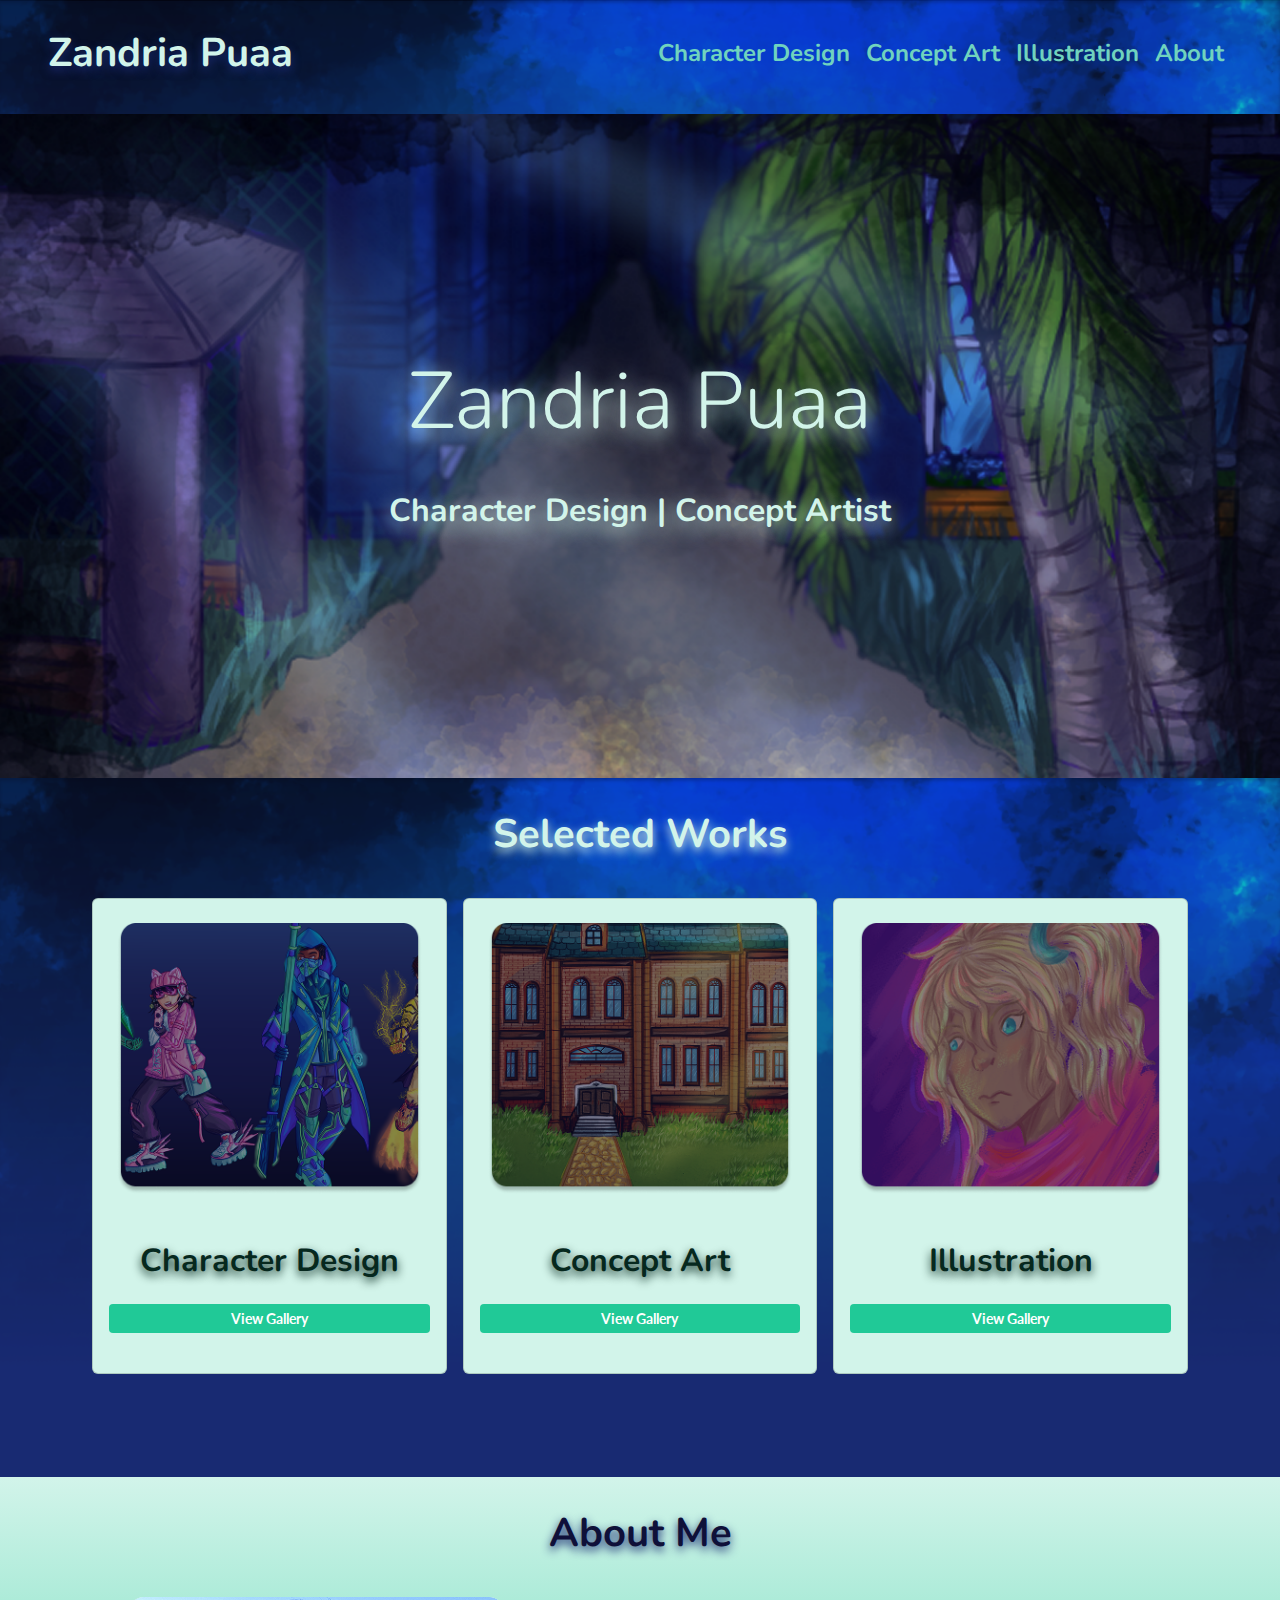
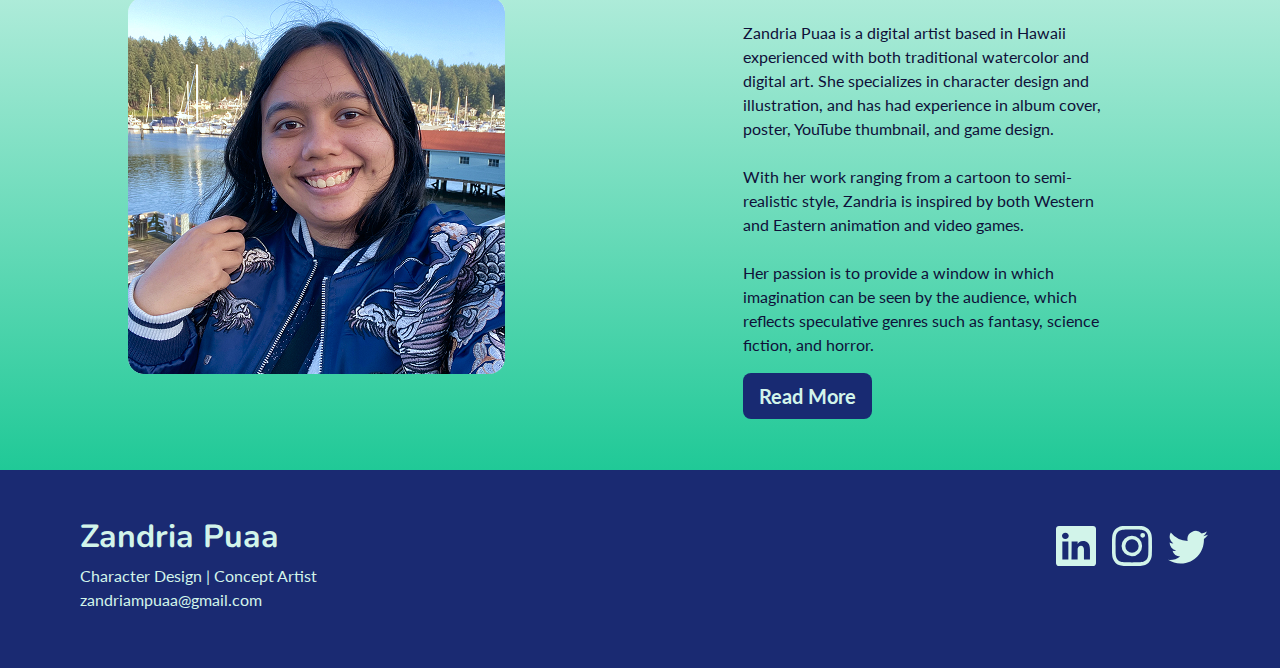
<file: index.html>
<!DOCTYPE html>
<html lang="en">

<head>
    <!-- REQUIRED: Meta Tags -->
    <meta charset="UTF-8">
    <meta name="viewport" content="width=device-width, initial-scale=1.0">

    <!-- REQUIRED: Page Title -->
    <title>Zandria's Portfolio</title>

    <!-- REQUIRED: Bootstrap CSS -->
    <link href="https://cdn.jsdelivr.net/npm/bootstrap@5.3.3/dist/css/bootstrap.min.css" rel="stylesheet"
        integrity="sha384-QWTKZyjpPEjISv5WaRU9OFeRpok6YctnYmDr5pNlyT2bRjXh0JMhjY6hW+ALEwIH" crossorigin="anonymous">


    <!-- REQUIRED: Your Custom CSS-->
    <link rel="stylesheet" href="css/style.css">

    <!-- REQUIRED: Google Font API -->
    <link rel="preconnect" href="https://fonts.googleapis.com">
    <link rel="preconnect" href="https://fonts.gstatic.com" crossorigin>
    <link
        href="https://fonts.googleapis.com/css2?family=Lato:ital,wght@0,100;0,300;0,400;0,700;0,900;1,100;1,300;1,400;1,700;1,900&family=Nunito:ital,wght@0,200..1000;1,200..1000&display=swap"
        rel="stylesheet">
</head>

<body>
    <!-- Content will go here -->

    <!-- Start of Header Section -->
    <!-- Header Section -->
    <header class="py-3 ps-5 pe-5">
        <div class="container-fluid">
            <div class="row">
                <nav class="navbar navbar-expand-lg">
                    <!-- Logo -->
                    <a class="navbar-brand" href="#">
                        <div class="col">
                            <h1 style="color:#D2F4EA">Zandria Puaa</h1>
                        </div>
                    </a>
                    <button class="navbar-toggler" type="button" data-bs-toggle="collapse" data-bs-target="#navbarNav"
                        aria-controls="navbarNav" aria-expanded="false" aria-label="Toggle navigation"
                        style="color:#70D3BE">
                        <span class="navbar-toggler-icon"></span>
                    </button>
                    <div class="collapse navbar-collapse" id="navbarNav">
                        <ul class="navbar-nav ms-auto">
                            <!-- Menu Links -->
                            <li class="nav-item"><a class="nav-link" href="http://127.0.0.1:3000/project-detail.html">
                                    <div class="col">
                                        <h4 style="color:#70D3BE">Character Design</h4>
                                    </div>
                                </a></li>
                            <li class="nav-item"><a class="nav-link" href="#">
                                    <div class="col">
                                        <h4 style="color:#70D3BE">Concept Art</h4>
                                    </div>
                                </a></li>
                            <li class="nav-item"><a class="nav-link" href="#">
                                    <div class="col">
                                        <h4 style="color:#70D3BE">Illustration</h4>
                                    </div>
                                </a></li>
                            <li class="nav-item"><a class="nav-link" href="#">
                                    <h4 style="color:#70D3BE">About</h4>
                                </a></li>
                        </ul>
                    </div>
                </nav>
            </div>
        </div>
    </header>
    <!-- End of Header Section -->

    <!-- Start of Hero Section -->
    <!-- The overlay text is there, but now the image gets too small on certain sized screens
     and no I can't turn it into a CSS background image because then the overlay text disappears!
     Edit: Fixed it, just yeeted everything into CSS settings with the padding of the Michelin Man-->
    <section class="hero">
        <div class="hero">
            <section>
                <div class="container-fluid">
                    <div class="row">
                        <div class="col">
                            <!--img src="images/zandria-puaa-splash-art.png"
                                alt="Splash art of a nighttime background of a tropical school setting."-->
                            <div class="text">
                                <h1 class="display-1">Zandria Puaa</h1><br>
                                <h2>Character Design | Concept Artist</h2>
                            </div>
                        </div>
                    </div>
                </div>
        </div>
    </section>
    <!-- End of Hero Section -->

    <!-- Start of Projects Section -->

    <section class="projects" id="projects">
        <div class="container">
            <h1>Selected Works</h1>
            <!-- alt="A transparent gradient of a paint splatter background."-->

            <div class="row row-cols-1 row-cols-sm-2 row-cols-md-3 g-3">
                <!-- Start of Character Design Card -->
                <div class="col-xs-12 col-s-6 col-md-4">
                    <div class="card mb-3 card h-100" style="background-color: #D2F4EA;">
                        <img src="images/zandria-puaa-card-characterdesign.png"
                            class="card-img-top p-lg-4 p-md-3 p-sm-2" alt="Thumbnail of Character Design.">
                        <div class="card-body">
                            <h2 class="card-title">
                                <h2 class="pb-2">Character Design</h2>
                                <div class="d-grid gap-2 py-lg-2 py-md-1"> <a href="http://127.0.0.1:3000/project-detail.html"
                                        class="btn btn-secondary btn-sm">View Gallery</a>
                                </div>
                        </div>
                    </div>
                </div>
                <!-- End of Card -->

                <!-- Start of Concept Art Card -->
                <div class="col-xs-12 col-s-6 col-md-4">
                    <div class="card mb-3 card h-100" style="background-color: #D2F4EA;">
                        <img src="images/zandria-puaa-card-conceptart.png" class="card-img-top p-lg-4 p-md-3 p-sm-2"
                            alt="Thumbnail of Concept Art.">
                        <div class="card-body">
                            <h2 class="card-title">
                                <h2 class="pb-2">Concept Art</h2>
                                <div class="d-grid gap-2 py-lg-2 py-md-1"> <a href="#"
                                        class="btn btn-secondary btn-sm">View Gallery</a>
                                </div>
                        </div>
                    </div>
                </div>
                <!-- End of Card -->

                <!-- Start of Illustration Card -->
                <div class="col-xs-12 col-s-6 col-md-4">
                    <div class="card mb-3 card h-100" style="background-color: #D2F4EA;">
                        <img src="images/zandria-puaa-card-illustration.png" class="card-img-top p-lg-4 p-md-3 p-sm-2"
                            alt="Thumbnail of Illustration.">
                        <div class="card-body">
                            <h2 class="card-title">
                                <h2 class="pb-2">Illustration</h2>
                                <div class="d-grid gap-2 py-lg-2 py-md-1"> <a href="#"
                                        class="btn btn-secondary btn-sm">View Gallery</a>
                                </div>
                        </div>
                    </div>
                </div>
            </div>
        </div>
        </div>
    </section>
    <!-- End of Projects Section -->

    <!-- Start of About Section -->
    <section class="about" id="about">
        <h1 style="color:#0F1039">About Me</h1>

        <div class="container">
            <div class="row row-cols-1 row-cols-md-2">
                <div class="container">
                    <div class="col-xs-13 col-s-10 col-md-8 col-lg-10">
                        <div class="headshotphoto">
                        <img height="377" width="377" src="images/zandria-puaa-headshot.png" alt="Portrait photo of Zandria Puaa." class="rounded-4">
                    </div>
                    </div>
                </div>
                <div class="container">
                    <div class="col-xs-13 col-s-10 col-md-8 col-lg-10>
                        <div class="text">
                            <p> <br>Zandria Puaa is a digital artist based in Hawaii experienced with both traditional
                                watercolor and
                                digital
                                art. She specializes in character design and illustration, and has had experience in
                                album
                                cover,
                                poster,
                                YouTube thumbnail, and game design. <br><br>
                                With her work ranging from a cartoon to semi-realistic style, Zandria is inspired by
                                both
                                Western
                                and
                                Eastern animation and video games. <br><br>
                                Her passion is to provide a window in which imagination can be seen by the audience,
                                which
                                reflects
                                speculative genres such as fantasy, science fiction, and horror.
                            </p>
                            <a class="btn btn-primary btn-lg" href="#">Read More</a>
                        </div>
                    </div>
                </div>
            </div>
        </div>
    </section>
    <!-- End of About Section -->

    <br><br>

    <footer>
        <div class: container>
            <div class="row">
                <div class="clear">
                    <div style=background-color:#1A2A72>
                        <!-- Twitter / X Icon -->
                        <svg xmlns="http://www.w3.org/2000/svg" fill="currentColor"
                            class="social-icon m-2 m-md-1 p-sm-3 p-md-2 p-lg-1" viewBox="0 0 16 16" style="float:right">
                            <path
                                d="M5.026 15c6.038 0 9.341-5.003 9.341-9.334q.002-.211-.006-.422A6.7 6.7 0 0 0 16 3.542a6.7 6.7 0 0 1-1.889.518 3.3 3.3 0 0 0 1.447-1.817 6.5 6.5 0 0 1-2.087.793A3.286 3.286 0 0 0 7.875 6.03a9.32 9.32 0 0 1-6.767-3.429 3.29 3.29 0 0 0 1.018 4.382A3.3 3.3 0 0 1 .64 6.575v.045a3.29 3.29 0 0 0 2.632 3.218 3.2 3.2 0 0 1-.865.115 3 3 0 0 1-.614-.057 3.28 3.28 0 0 0 3.067 2.277A6.6 6.6 0 0 1 .78 13.58a6 6 0 0 1-.78-.045A9.34 9.34 0 0 0 5.026 15" />
                        </svg>

                        <!-- Instagram Icon -->
                        <svg xmlns="http://www.w3.org/2000/svg" fill="currentColor"
                            class="social-icon m-2 m-md-1 p-sm-3 p-md-2 p-lg-1" viewBox="0 0 16 16" style="float:right">
                            <path
                                d="M8 0C5.829 0 5.556.01 4.703.048 3.85.088 3.269.222 2.76.42a3.9 3.9 0 0 0-1.417.923A3.9 3.9 0 0 0 .42 2.76C.222 3.268.087 3.85.048 4.7.01 5.555 0 5.827 0 8.001c0 2.172.01 2.444.048 3.297.04.852.174 1.433.372 1.942.205.526.478.972.923 1.417.444.445.89.719 1.416.923.51.198 1.09.333 1.942.372C5.555 15.99 5.827 16 8 16s2.444-.01 3.298-.048c.851-.04 1.434-.174 1.943-.372a3.9 3.9 0 0 0 1.416-.923c.445-.445.718-.891.923-1.417.197-.509.332-1.09.372-1.942C15.99 10.445 16 10.173 16 8s-.01-2.445-.048-3.299c-.04-.851-.175-1.433-.372-1.941a3.9 3.9 0 0 0-.923-1.417A3.9 3.9 0 0 0 13.24.42c-.51-.198-1.092-.333-1.943-.372C10.443.01 10.172 0 7.998 0zm-.717 1.442h.718c2.136 0 2.389.007 3.232.046.78.035 1.204.166 1.486.275.373.145.64.319.92.599s.453.546.598.92c.11.281.24.705.275 1.485.039.843.047 1.096.047 3.231s-.008 2.389-.047 3.232c-.035.78-.166 1.203-.275 1.485a2.5 2.5 0 0 1-.599.919c-.28.28-.546.453-.92.598-.28.11-.704.24-1.485.276-.843.038-1.096.047-3.232.047s-2.39-.009-3.233-.047c-.78-.036-1.203-.166-1.485-.276a2.5 2.5 0 0 1-.92-.598 2.5 2.5 0 0 1-.6-.92c-.109-.281-.24-.705-.275-1.485-.038-.843-.046-1.096-.046-3.233s.008-2.388.046-3.231c.036-.78.166-1.204.276-1.486.145-.373.319-.64.599-.92s.546-.453.92-.598c.282-.11.705-.24 1.485-.276.738-.034 1.024-.044 2.515-.045zm4.988 1.328a.96.96 0 1 0 0 1.92.96.96 0 0 0 0-1.92m-4.27 1.122a4.109 4.109 0 1 0 0 8.217 4.109 4.109 0 0 0 0-8.217m0 1.441a2.667 2.667 0 1 1 0 5.334 2.667 2.667 0 0 1 0-5.334" />
                        </svg>

                        <!-- LinkedIn Icon -->
                        <svg xmlns="http://www.w3.org/2000/svg" fill="currentColor"
                            class="social-icon m-2 m-md-1 p-sm-3 p-md-2 p-lg-1" viewBox="0 0 16 16" style="float:right">
                            <path
                                d="M0 1.146C0 .513.526 0 1.175 0h13.65C15.474 0 16 .513 16 1.146v13.708c0 .633-.526 1.146-1.175 1.146H1.175C.526 16 0 15.487 0 14.854zm4.943 12.248V6.169H2.542v7.225zm-1.2-8.212c.837 0 1.358-.554 1.358-1.248-.015-.709-.52-1.248-1.342-1.248S2.4 3.226 2.4 3.934c0 .694.521 1.248 1.327 1.248zm4.908 8.212V9.359c0-.216.016-.432.08-.586.173-.431.568-.878 1.232-.878.869 0 1.216.662 1.216 1.634v3.865h2.401V9.25c0-2.22-1.184-3.252-2.764-3.252-1.274 0-1.845.7-2.165 1.193v.025h-.016l.016-.025V6.169h-2.4c.03.678 0 7.225 0 7.225z" />
                        </svg>

                        <h2 style="color:#D2F4EA">Zandria Puaa</h2>
                        <p style="color:#D2F4EA">Character Design | Concept Artist <br>
                            zandriampuaa@gmail.com</p>
                    </div>
                </div>
                <div class="col">
                </div>
            </div>
        </div>
    </footer>

    <!-- REQUIRED: Javascript -->
    <script src="https://cdn.jsdelivr.net/npm/bootstrap@5.3.3/dist/js/bootstrap.bundle.min.js"
        integrity="sha384-YvpcrYf0tY3lHB60NNkmXc5s9fDVZLESaAA55NDzOxhy9GkcIdslK1eN7N6jIeHz"
        crossorigin="anonymous"></script>
</body>

</html>
</file>
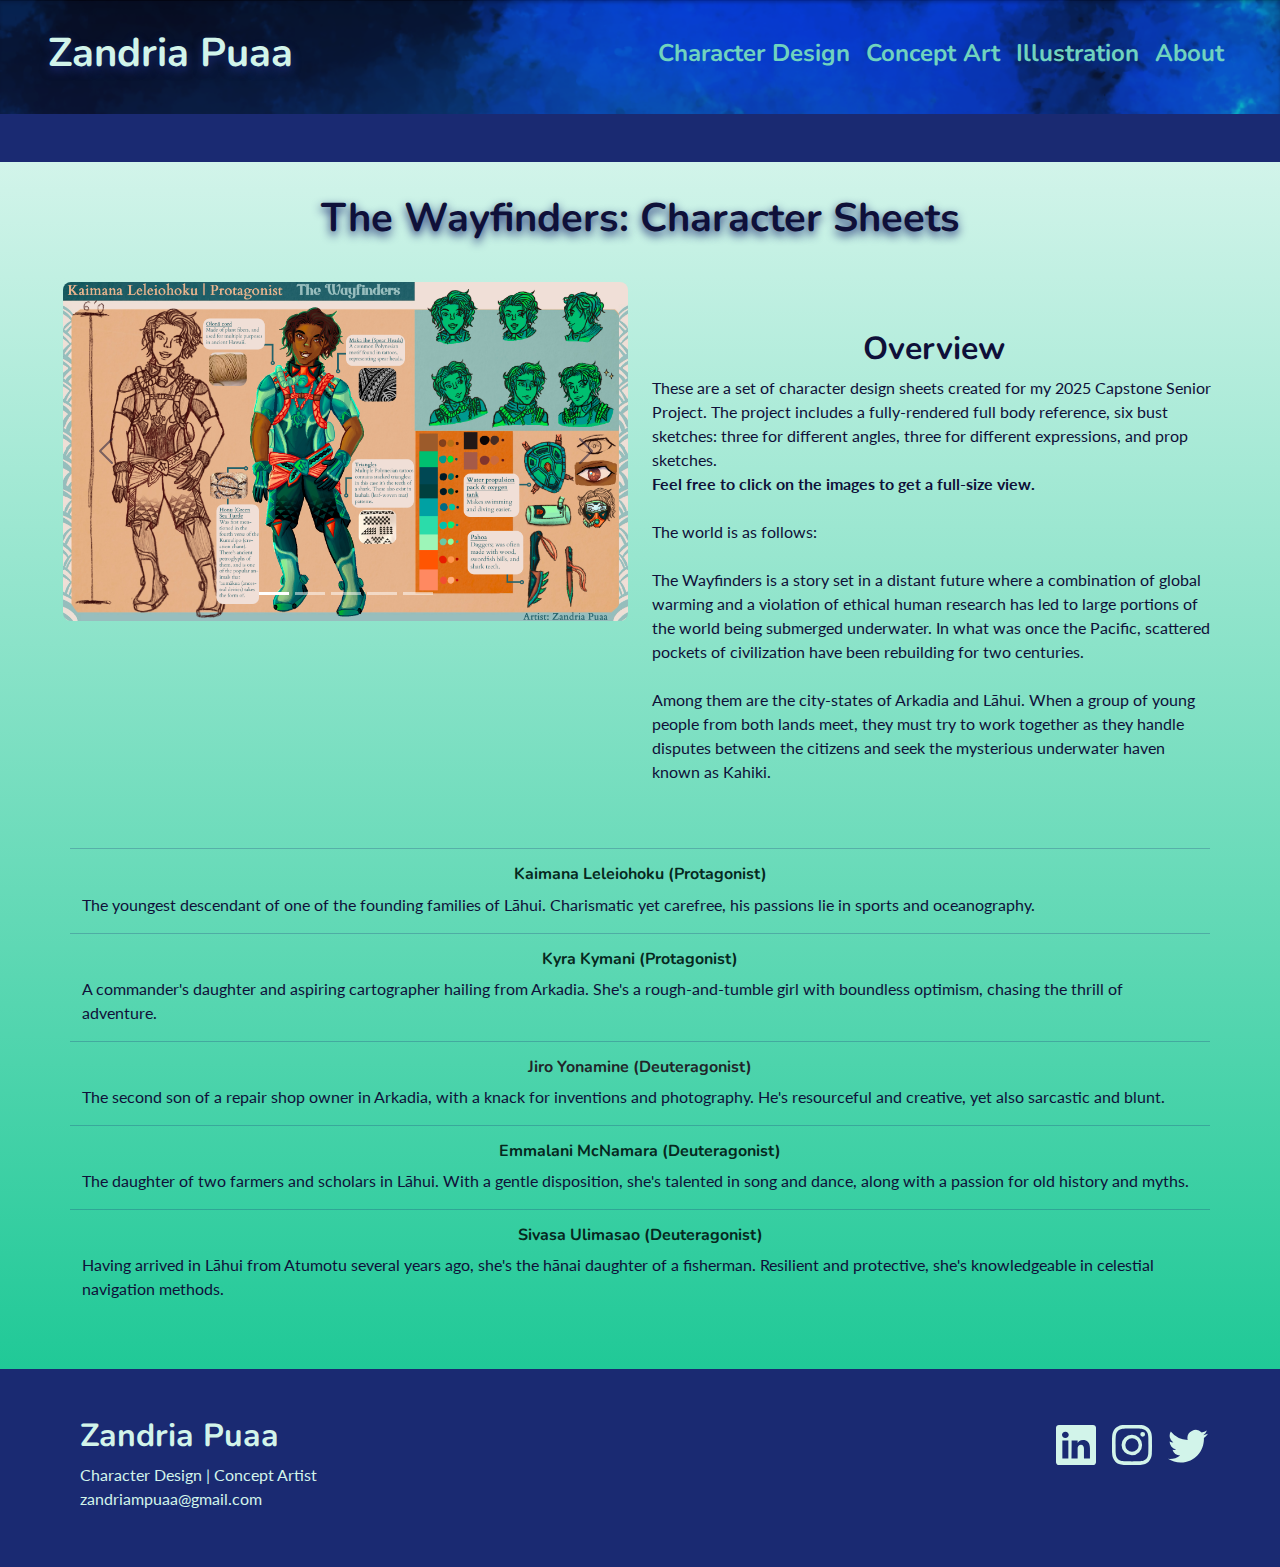
<file: project-detail.html>
<!DOCTYPE html>
<html lang="en">

<head>
    <!-- REQUIRED: Meta Tags -->
    <meta charset="UTF-8">
    <meta name="viewport" content="width=device-width, initial-scale=1.0">

    <!-- REQUIRED: Page Title -->
    <title>Zandria's Portfolio</title>

    <!-- REQUIRED: Bootstrap CSS -->
    <link href="https://cdn.jsdelivr.net/npm/bootstrap@5.3.3/dist/css/bootstrap.min.css" rel="stylesheet"
        integrity="sha384-QWTKZyjpPEjISv5WaRU9OFeRpok6YctnYmDr5pNlyT2bRjXh0JMhjY6hW+ALEwIH" crossorigin="anonymous">

    <!-- REQUIRED: Your Custom CSS-->
    <link rel="stylesheet" href="css/style.css">

    <!-- REQUIRED: Google Font API -->
    <link rel="preconnect" href="https://fonts.googleapis.com">
    <link rel="preconnect" href="https://fonts.gstatic.com" crossorigin>
    <link
        href="https://fonts.googleapis.com/css2?family=Lato:ital,wght@0,100;0,300;0,400;0,700;0,900;1,100;1,300;1,400;1,700;1,900&family=Nunito:ital,wght@0,200..1000;1,200..1000&display=swap"
        rel="stylesheet">
</head>

<body>
    <!-- Content will go here -->

    <!-- Start of Header Section -->
    <!-- Header Section -->
    <header class="py-3 ps-5 pe-5">
        <div class="container-fluid">
            <div class="row">
                <nav class="navbar navbar-expand-lg">
                    <!-- Logo -->
                    <a class="navbar-brand" href="#">
                        <div class="col">
                            <h1 style="color:#D2F4EA">Zandria Puaa</h1>
                        </div>
                    </a>
                    <button class="navbar-toggler" type="button" data-bs-toggle="collapse" data-bs-target="#navbarNav"
                        aria-controls="navbarNav" aria-expanded="false" aria-label="Toggle navigation" style="color:#70D3BE">
                        <span class="navbar-toggler-icon"></span>
                    </button>
                    <div class="collapse navbar-collapse" id="navbarNav">
                        <ul class="navbar-nav ms-auto">
                            <!-- Menu Links -->
                            <li class="nav-item"><a class="nav-link" href="#">
                                    <div class="col">
                                        <h4 style="color:#70D3BE">Character Design</h4>
                                    </div>
                                </a></li>
                            <li class="nav-item"><a class="nav-link" href="#">
                                    <div class="col">
                                        <h4 style="color:#70D3BE">Concept Art</h4>
                                    </div>
                                </a></li>
                            <li class="nav-item"><a class="nav-link" href="#">
                                    <div class="col">
                                        <h4 style="color:#70D3BE">Illustration</h4>
                                    </div>
                                </a></li>
                            <li class="nav-item"><a class="nav-link" href="#">
                                    <h4 style="color:#70D3BE">About</h4>
                                </a></li>
                        </ul>
                    </div>
                </nav>
            </div>
        </div>
    </header>
    <!-- End of Header Section -->

    <!-- Start of Project Detail Section -->
    <section class="detail" id="detail">
        <div class="container mt-5">
            <div class="row">
                <h1 style="color:#0F1039">The Wayfinders: Character Sheets</h1>
            </div>
        </div>


<div class="container-fluid">
    <div class="row row-cols-1 row-cols-lg-2">
        <div class="container-fluid">
            <div class="row">
                <div class="col-xs-12 col-s-10 col-lg-12">
                    <div id="myCarousel" class="carousel slide carousel-fade" data-bs-ride="carousel">
                        <div class="carousel-inner rounded-3">
                            <div class="carousel-item active" data-bs-interval="10000">
                                <a href="images/Kaimana Leleiohoku CharSheet-FINAL.png"><img src="images/Kaimana Leleiohoku CharSheet-FINAL.png" class="d-block w-100"
                                    alt="Character Sheet of Kaimana">
                            </div>
                            <div class="carousel-item" data-bs-interval="10000">
                                <a href="images/Kyra Kymani CharSheet-FINAL.png"><img src="images/Kyra Kymani CharSheet-FINAL.png" class="d-block w-100" alt="Character Sheet of Kyra">
                            </div>
                            <div class="carousel-item" data-bs-interval="10000">
                                <a href="images/Jiro Yonamine CharSheet-FINAL.png"><img src="images/Jiro Yonamine CharSheet-FINAL.png" class="d-block w-100" alt="Character Sheet of Jiro">
                            </div>
                            <div class="carousel-item" data-bs-interval="10000">
                                <a href="images/Emmalani McNamara CharSheet-FINAL.png"><img src="images/Emmalani McNamara CharSheet-FINAL.png" class="d-block w-100"
                                    alt="Character Sheet of Emmalani">
                            </div>
                            <div class="carousel-item" data-bs-interval="10000">
                                <a href="images/Sivasa Ulimasao CharSheet-FINAL.png"><img src="images/Sivasa Ulimasao CharSheet-FINAL.png" class="d-block w-100"
                                    alt="Character Sheet of Sivasa">
                            </div>
                            <!-- Add more carousel items as needed -->
                        </div>
                        <div class="carousel-indicators">
                            <button type="button" class="active" data-bs-target="#myCarousel"
                                data-bs-slide-to="0"></button>
                            <button type="button" data-bs-target="#myCarousel" data-bs-slide-to="1"></button>
                            <button type="button" data-bs-target="#myCarousel" data-bs-slide-to="2"></button>
                            <button type="button" data-bs-target="#myCarousel" data-bs-slide-to="3"></button>
                            <button type="button" data-bs-target="#myCarousel" data-bs-slide-to="4"></button>
                        </div>
                        <a class="carousel-control-prev" href="#myCarousel" role="button" data-bs-slide="prev">
                            <span class="carousel-control-prev-icon" aria-hidden="true"></span>
                            <span class="visually-hidden">Previous</span>
                        </a>
                        <a class="carousel-control-next" href="#myCarousel" role="button" data-bs-slide="next">
                            <span class="carousel-control-next-icon" aria-hidden="true"></span>
                            <span class="visually-hidden">Next</span>
                        </a>
                    </div>
                </div>
            </div>
        </div>

        <div class="container mt-5">
            <div class="row">
                <div class="col-xs-12 col-s-10 col-lg-12">
                <h2 style="color: #0F1039">Overview</h2>
                <p>These are a set of character design sheets created for my 2025 Capstone Senior Project. 
                    The project includes a fully-rendered full body reference, six bust sketches: three for different angles, three for different expressions, and prop sketches.
                    <br>
                    <b>Feel free to click on the images to get a full-size view.</b>
                    <br><br>
                    The world is as follows:
                    <br><br>
                    The Wayfinders is a story set in a distant future where a combination of global warming and a
                    violation of ethical human research has led to large portions of the world being submerged
                    underwater.
                    In what was once the Pacific, scattered pockets of civilization have been rebuilding for two
                    centuries.
                    <br><br>
                    Among them are the city-states of Arkadia and Lāhui.
                    When a group of young people from both lands meet, they must try to work together as they handle
                    disputes between the citizens and seek the mysterious underwater haven known as Kahiki.
                </p>
            </div>
            </div>
        </div>
    </div>
</div>

        <div class="container mt-5">
            <div class="row">
                <hr class="hr hr-blurry" />

                <h5 style="color: #06281e">Kaimana Leleiohoku (Protagonist)</h5>
                <p>The youngest descendant of one of the founding families of Lāhui.
                    Charismatic yet carefree, his passions lie in sports and oceanography.
                </p>

                <hr class="hr hr-blurry" />

                <h5 style="color: #06281e">Kyra Kymani (Protagonist)</h5>
                <p>A commander's daughter and aspiring cartographer hailing from Arkadia.
                    She's a rough-and-tumble girl with boundless optimism, chasing the thrill of
                    adventure.</p>

                <hr class="hr hr-blurry" />

                <h5>Jiro Yonamine (Deuteragonist)</h5>
                <p>The second son of a repair shop owner in Arkadia, with a knack for inventions and
                    photography.
                    He's resourceful and creative, yet also sarcastic and blunt.
                </p>

                <hr class="hr hr-blurry" />

                <h5 style="color: #06281e">Emmalani McNamara (Deuteragonist)</h5>
                <p>The daughter of two farmers and scholars in Lāhui.
                    With a gentle disposition, she's talented in song and dance, along with a
                    passion
                    for
                    old history and myths.
                </p>

                <hr class="hr hr-blurry" />

                <h5 style="color: #06281e">Sivasa Ulimasao (Deuteragonist)</h5>
                <p>Having arrived in Lāhui from Atumotu several years ago, she's the hānai daughter
                    of a
                    fisherman.
                    Resilient and protective, she's knowledgeable in celestial navigation methods.
                </p>
            </div>
        </div>
    </section>
    <!-- End of Project Detail Section -->




    <br><br>

    <footer>
        <div class: "container">
            <div class="row">
                <div class="clear">
                    <div style=background-color:#1A2A72>
                        <!-- Twitter / X Icon -->
                        <svg xmlns="http://www.w3.org/2000/svg" width="48" height="48" fill="currentColor"
                            class="social-icon m-2 m-md-1 p-sm-3 p-md-2 p-lg-1" viewBox="0 0 16 16" style="float:right">
                            <path
                                d="M5.026 15c6.038 0 9.341-5.003 9.341-9.334q.002-.211-.006-.422A6.7 6.7 0 0 0 16 3.542a6.7 6.7 0 0 1-1.889.518 3.3 3.3 0 0 0 1.447-1.817 6.5 6.5 0 0 1-2.087.793A3.286 3.286 0 0 0 7.875 6.03a9.32 9.32 0 0 1-6.767-3.429 3.29 3.29 0 0 0 1.018 4.382A3.3 3.3 0 0 1 .64 6.575v.045a3.29 3.29 0 0 0 2.632 3.218 3.2 3.2 0 0 1-.865.115 3 3 0 0 1-.614-.057 3.28 3.28 0 0 0 3.067 2.277A6.6 6.6 0 0 1 .78 13.58a6 6 0 0 1-.78-.045A9.34 9.34 0 0 0 5.026 15" />
                        </svg>

                        <!-- Instagram Icon -->
                        <svg xmlns="http://www.w3.org/2000/svg" width="48" height="48" fill="currentColor"
                            class="social-icon m-2 m-md-1 p-sm-3 p-md-2 p-lg-1" viewBox="0 0 16 16" style="float:right">
                            <path
                                d="M8 0C5.829 0 5.556.01 4.703.048 3.85.088 3.269.222 2.76.42a3.9 3.9 0 0 0-1.417.923A3.9 3.9 0 0 0 .42 2.76C.222 3.268.087 3.85.048 4.7.01 5.555 0 5.827 0 8.001c0 2.172.01 2.444.048 3.297.04.852.174 1.433.372 1.942.205.526.478.972.923 1.417.444.445.89.719 1.416.923.51.198 1.09.333 1.942.372C5.555 15.99 5.827 16 8 16s2.444-.01 3.298-.048c.851-.04 1.434-.174 1.943-.372a3.9 3.9 0 0 0 1.416-.923c.445-.445.718-.891.923-1.417.197-.509.332-1.09.372-1.942C15.99 10.445 16 10.173 16 8s-.01-2.445-.048-3.299c-.04-.851-.175-1.433-.372-1.941a3.9 3.9 0 0 0-.923-1.417A3.9 3.9 0 0 0 13.24.42c-.51-.198-1.092-.333-1.943-.372C10.443.01 10.172 0 7.998 0zm-.717 1.442h.718c2.136 0 2.389.007 3.232.046.78.035 1.204.166 1.486.275.373.145.64.319.92.599s.453.546.598.92c.11.281.24.705.275 1.485.039.843.047 1.096.047 3.231s-.008 2.389-.047 3.232c-.035.78-.166 1.203-.275 1.485a2.5 2.5 0 0 1-.599.919c-.28.28-.546.453-.92.598-.28.11-.704.24-1.485.276-.843.038-1.096.047-3.232.047s-2.39-.009-3.233-.047c-.78-.036-1.203-.166-1.485-.276a2.5 2.5 0 0 1-.92-.598 2.5 2.5 0 0 1-.6-.92c-.109-.281-.24-.705-.275-1.485-.038-.843-.046-1.096-.046-3.233s.008-2.388.046-3.231c.036-.78.166-1.204.276-1.486.145-.373.319-.64.599-.92s.546-.453.92-.598c.282-.11.705-.24 1.485-.276.738-.034 1.024-.044 2.515-.045zm4.988 1.328a.96.96 0 1 0 0 1.92.96.96 0 0 0 0-1.92m-4.27 1.122a4.109 4.109 0 1 0 0 8.217 4.109 4.109 0 0 0 0-8.217m0 1.441a2.667 2.667 0 1 1 0 5.334 2.667 2.667 0 0 1 0-5.334" />
                        </svg>

                        <!-- LinkedIn Icon -->
                        <svg xmlns="http://www.w3.org/2000/svg" width="48" height="48" fill="currentColor"
                            class="social-icon m-2 m-md-1 p-sm-3 p-md-2 p-lg-1" viewBox="0 0 16 16" style="float:right">
                            <path
                                d="M0 1.146C0 .513.526 0 1.175 0h13.65C15.474 0 16 .513 16 1.146v13.708c0 .633-.526 1.146-1.175 1.146H1.175C.526 16 0 15.487 0 14.854zm4.943 12.248V6.169H2.542v7.225zm-1.2-8.212c.837 0 1.358-.554 1.358-1.248-.015-.709-.52-1.248-1.342-1.248S2.4 3.226 2.4 3.934c0 .694.521 1.248 1.327 1.248zm4.908 8.212V9.359c0-.216.016-.432.08-.586.173-.431.568-.878 1.232-.878.869 0 1.216.662 1.216 1.634v3.865h2.401V9.25c0-2.22-1.184-3.252-2.764-3.252-1.274 0-1.845.7-2.165 1.193v.025h-.016l.016-.025V6.169h-2.4c.03.678 0 7.225 0 7.225z" />
                        </svg>

                        <h2 style="color:#D2F4EA">Zandria Puaa</h2>
                        <p style="color:#D2F4EA">Character Design | Concept Artist <br>
                            zandriampuaa@gmail.com</p>
                    </div>
                </div>
                <div class="col">
                </div>
            </div>
        </div>
    </footer>

    <!-- REQUIRED: Javascript -->
    <script src="https://cdn.jsdelivr.net/npm/bootstrap@5.3.3/dist/js/bootstrap.bundle.min.js"
        integrity="sha384-YvpcrYf0tY3lHB60NNkmXc5s9fDVZLESaAA55NDzOxhy9GkcIdslK1eN7N6jIeHz"
        crossorigin="anonymous"></script>
</body>

</html>
</file>
<file: css/style.css>
/* Bootstrap Variables Override */
:root {
  /* Replace your primary color from your UI Kit */
  --bs-primary: #182a72;

  /* Replace your primary color from your UI Kit */
  --primary-dark: #0f1039;

  /* Replace your primary color from your UI Kit */
  --primary-light: #70d3be; 

  /* Replace your secondary color from your UI Kit */
  --secondary-color: #20c997; 

  /* Replace your secondary color from your UI Kit */
  --secondary-dark: #06281e; 

  /* Replace your light color from your UI Kit */
  --secondary-light: #D2F4EA;  

      /* Replace the main body font from your UI Kit */
      --bs-font-sans-serif: 'Lato', verdana, sans-serif;

}

body {
  background-color: #1A2A72;
}

display-1 {
  font-family: "Nunito" !important;
  font-weight: bolder;
  font-weight: 700;
  font-size: 4.5rem;
  line-height: 100%;
  letter-spacing: -0.2rem;
}

h1 {
    text-align: center; /* Changes the alignment of all <h1> elements */
    font-weight: bold;
    font-family: "Nunito" !important;
    text-shadow: 0px 4px 10px #1A2A72;
    font-size: 2.5rem;
    @media(max-width:700px) {
      font-size: 1.75rem;
    }
}

h2 {
    text-align: center; /* Changes the alignment of all <h1> elements */
    font-weight: bold;
    font-size: 2rem;
    font-family: "Nunito" !important;
  @media(max-width:700px) {
    font-size: 1.5rem;
  }
}

h4 {
  text-align: center; /* Changes the alignment of all <h1> elements */
  font-weight: bold;
  font-size: 1.5rem;
  font-family: "Nunito" !important;
}

h5 {
  text-align: center; /* Changes the alignment of all <h1> elements */
  font-weight: bold;
  font-size: 1rem;
  font-family: "Nunito" !important;
}

/* Selects all <p> elements */
p {
    color: #0F1039; /* Changes text color to navy blue */
    font-size:  1rem; /* Sets text size to 1rem */
    @media(max-width:700px) {
      font-size: 0.75rem;}
}

.btn-primary {
  background-color: var(--bs-primary);
  font-family: "Lato" !important;
  border: none;
  font-weight: bold;
  color:var(--secondary-light)
}

.btn-primary:hover {
  background-color: var(--primary-dark);
  border: none;
  color:var(--secondary-light)
}

.btn-secondary {
  background-color: var(--secondary-color);
  font-family: "Lato" !important;
  font-weight: bold;
  border: none;
}

.btn-secondary:hover {
  background-color: var(--secondary-dark);
  border: none;
}

.hr {
  color: #182a72;
}

.container {
    display: flex;
    flex-direction: row;
    flex-wrap: wrap;
    justify-content: center;
    gap: min(0.625rem, 8%) min(1.875rem, 8%);
}

/*Targets header background graphics */
.py-3 {
    background-color: #0F1039;
    background-image: url("../images/zandria-puaa-selectedworks-background.png");
    background-size: cover;
    padding-left: min(5rem, 8%);
    padding-right: min(6rem, 8%);
    h1 {
      @media(max-width:700px) {
        font-size: 1.5rem;
      }
  }
}

/*Targets hero section background graphics */
.hero {
    background-color: #0F1039;
    background-image: url("../images/zandria-puaa-splash-art.png");
    background-size: cover;
    background-position: center;
    h1 {
        color: #D2F4EA;
        text-shadow: 0px 7px 20px #D2F4EA;
        padding-top: 15rem;
        padding-bottom: 0.625rem;

      }
    h2 {
        color: #D2F4EA;
        text-shadow: 0px 7px 20px #D2F4EA;
        padding-top: 0px;
        padding-bottom: 15rem;

      }
    }

/*Targets projects section background graphics */

.projects {
    background-color:#1A2A72;
    background-image: url("../images/zandria-puaa-selectedworks-background.png");
    background-size: cover;
    padding-top: min(2rem, 8%);
    padding-bottom: min(8rem, 8%);
    padding-left: min(5rem, 8%);
    padding-right: min(5rem,8%);
    h1 {
        color: #D2F4EA;
        text-shadow: 0px 4px 10px #D2F4EA;
        padding-top: 0px;
        padding-bottom: 32px;

      }
    h2 {
        color: #06281E;
        text-shadow: 0px 4px 10px #06281E;

      }
}

/*Targets about section background graphics */
.about {
    background: linear-gradient(#D2F4EA, #20C997);
    padding-left: min(4rem, 4%);
    padding-right: min(4rem, 4%);
    padding-bottom: min(5rem, 4%);
    h1 {
        padding: 2rem;
      }
    .headshotphoto img {
        object-fit: contain;
        max-width: 100%;
        height:auto
      }
    .text {
        padding: min(4rem, 4%);
        p {
          padding-top: (1rem, 4%);
          padding-bottom: (1rem, 4%);
        }

      }
}

/*Targets project detail section background graphics */
.detail {
  background: linear-gradient(#D2F4EA, #20C997);
  padding-left: min(4rem, 4%);
  padding-right: min(4rem, 4%);
  padding-bottom: min(5rem, 4%);
  h1 {
      padding: 2rem;
    }
  .image img {
      object-fit: contain;
    }
  .text {
      padding: 4rem;
      p {
        padding-bottom: 1rem;

      }

    }
}

.carousel-item {
  background: linear-gradient(#D2F4EA, #20C997);
  color: #1A2A72 
  background-position: center;
  background-size: cover;
}

/*Targets footer graphics and padding */
footer {
    text-align: left;
    padding-top: 0px;
    padding-left: min(5rem, 8%);
    padding-right: min(4rem, 8%);
    padding-bottom: min(2.5rem, 8%);
    color: #D2F4EA;
    clear: both;
    h2 {
        text-align: left;
      }
   }


  /*Affects spacing for social media icons */
  .social-icon {
    width: 48px; 
    height: 48px; 
    margin: 0.5rem;
    @media(max-width:700px) {
      width:23px;
      height:23px;
      margin: 0.125rem;
    }
  }
  .social-icon:last-child { margin-right: 0; }

  .navbar-toggler-icon
  {
   background-image: url("data:image/svg+xml,%3csvg xmlns='http://www.w3.org/2000/svg' viewBox='0 0 30 30'%3e%3cpath stroke='rgba%28112, 211, 190, 1%29' stroke-linecap='round' stroke-miterlimit='10' stroke-width='4' d='M4 7h22M4 15h22M4 23h22'/%3e%3c/svg%3e");
  }

  .navbar-toggler
  {
    border-color: #70d3be;
  }

  .carousel-control-next-icon {
    background-image: url("data:image/svg+xml,<svg xmlns='http://www.w3.org/2000/svg' viewBox='0 0 16 16' fill='%230f1039'><path d='M4.646 1.646a.5.5 0 0 1 .708 0l6 6a.5.5 0 0 1 0 .708l-6 6a.5.5 0 0 1-.708-.708L10.293 8 4.646 2.354a.5.5 0 0 1 0-.708z'/></svg>");
  }

  .carousel-control-prev-icon {
    background-image: url("data:image/svg+xml,<svg xmlns='http://www.w3.org/2000/svg' viewBox='0 0 16 16' fill='%230f1039'><path d='M11.354 1.646a.5.5 0 0 1 0 .708L5.707 8l5.647 5.646a.5.5 0 0 1-.708.708l-6-6a.5.5 0 0 1 0-.708l6-6a.5.5 0 0 1 .708 0z'/></svg>");
  }
</file>
